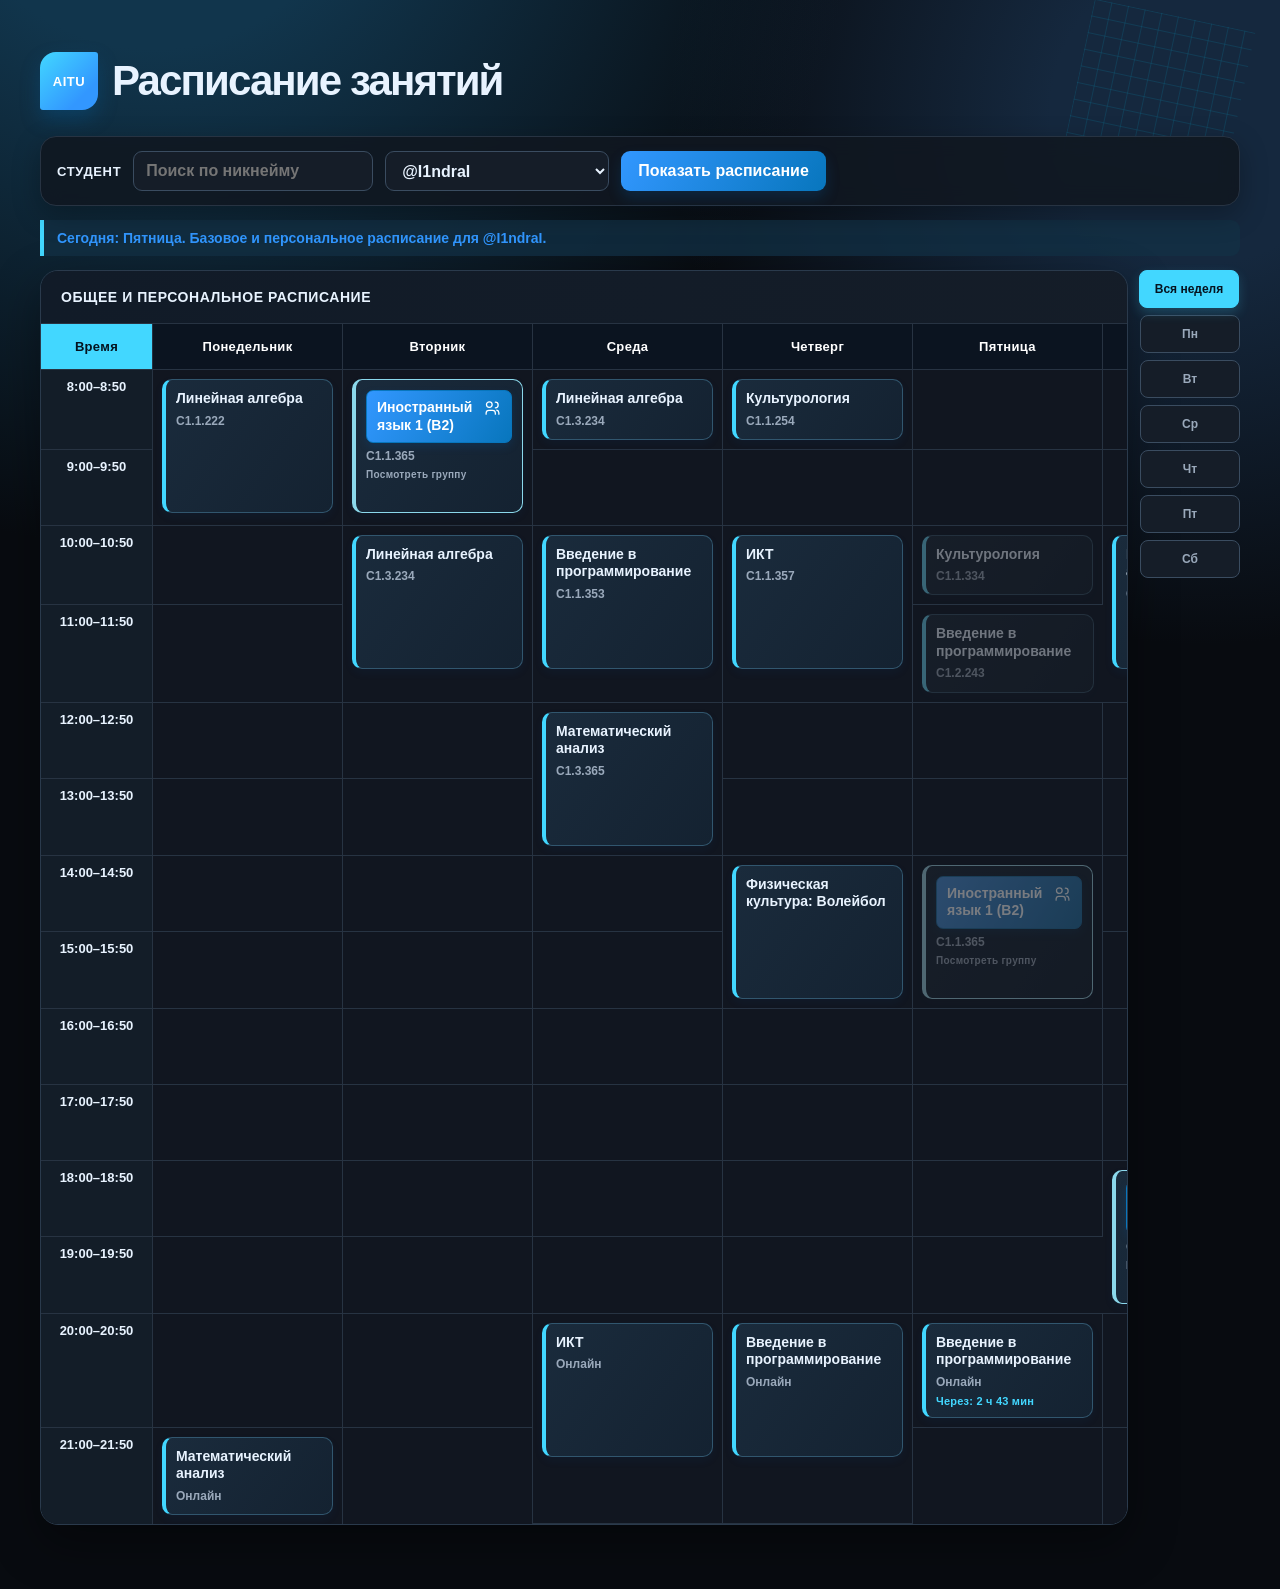
<file: index.html>
<!doctype html>
<html lang="ru">
  <head>
    <meta charset="UTF-8" />
    <meta name="viewport" content="width=device-width, initial-scale=1.0" />
    <title>Расписание</title>
    <link rel="stylesheet" href="styles.css" />
  </head>
  <body>
    <main>
      <header class="page-header">
        <h1>Расписание занятий</h1>
        <nav class="mobile-day-switcher" aria-label="Выбор дня расписания">
          <button id="previous-day" type="button" aria-label="Предыдущий день">
            <svg viewBox="0 0 24 24" aria-hidden="true"><path d="m15 18-6-6 6-6" /></svg>
          </button>
          <strong id="mobile-day-label"></strong>
          <button id="next-day" type="button" aria-label="Следующий день">
            <svg viewBox="0 0 24 24" aria-hidden="true"><path d="m9 18 6-6-6-6" /></svg>
          </button>
          <button id="automatic-day" type="button" aria-label="Вернуться к автоматическому выбору дня">
            <svg viewBox="0 0 24 24" aria-hidden="true"><path d="M20 11a8 8 0 1 0 2 5.3M20 4v7h-7" /></svg>
          </button>
        </nav>
      </header>

      <section class="user-picker" aria-label="Выбор расписания">
        <label for="username-select">Студент</label>
        <input id="user-search" type="search" placeholder="Поиск по никнейму" autocomplete="off" />
        <select id="username-select" name="username">
          <option value="@yamenai">@yamenai</option>
        </select>
        <button id="show-schedule" type="button">Показать расписание</button>
      </section>

      <p id="schedule-info" role="status"></p>
      <div class="schedule-layout">
        <div class="table-wrap">
          <table id="schedule-table">
          <caption>Общее и персональное расписание</caption>
          <thead>
            <tr>
              <th scope="col">Время</th>
              <th scope="col" data-day="Понедельник">Понедельник</th>
              <th scope="col" data-day="Вторник">Вторник</th>
              <th scope="col" data-day="Среда">Среда</th>
              <th scope="col" data-day="Четверг">Четверг</th>
              <th scope="col" data-day="Пятница">Пятница</th>
              <th scope="col" data-day="Суббота">Суббота</th>
            </tr>
            </thead>
            <tbody id="schedule-body"></tbody>
          </table>
        </div>
        <nav class="desktop-day-switcher" aria-label="Выбор дня расписания">
          <button type="button" data-all-days>Вся неделя</button>
          <button type="button" data-desktop-day="Понедельник">Пн</button>
          <button type="button" data-desktop-day="Вторник">Вт</button>
          <button type="button" data-desktop-day="Среда">Ср</button>
          <button type="button" data-desktop-day="Четверг">Чт</button>
          <button type="button" data-desktop-day="Пятница">Пт</button>
          <button type="button" data-desktop-day="Суббота">Сб</button>
        </nav>
      </div>
    </main>

    <template id="lesson-template">
      <article class="lesson">
        <strong class="lesson-title"></strong>
        <span class="lesson-details"></span>
      </article>
    </template>

    <dialog id="group-dialog" aria-labelledby="group-dialog-title">
      <header class="group-dialog-header">
        <div>
          <p class="dialog-kicker">Твоя группа</p>
          <h2 id="group-dialog-title"></h2>
        </div>
        <button id="close-group-dialog" type="button" aria-label="Закрыть окно">
          <svg viewBox="0 0 24 24" aria-hidden="true"><path d="m6 6 12 12M18 6 6 18" /></svg>
        </button>
      </header>
      <p id="group-dialog-tags" class="group-dialog-tags"></p>
      <ul id="group-members" class="group-members"></ul>
    </dialog>

    <script src="script.js"></script>
  </body>
</html>
</file>
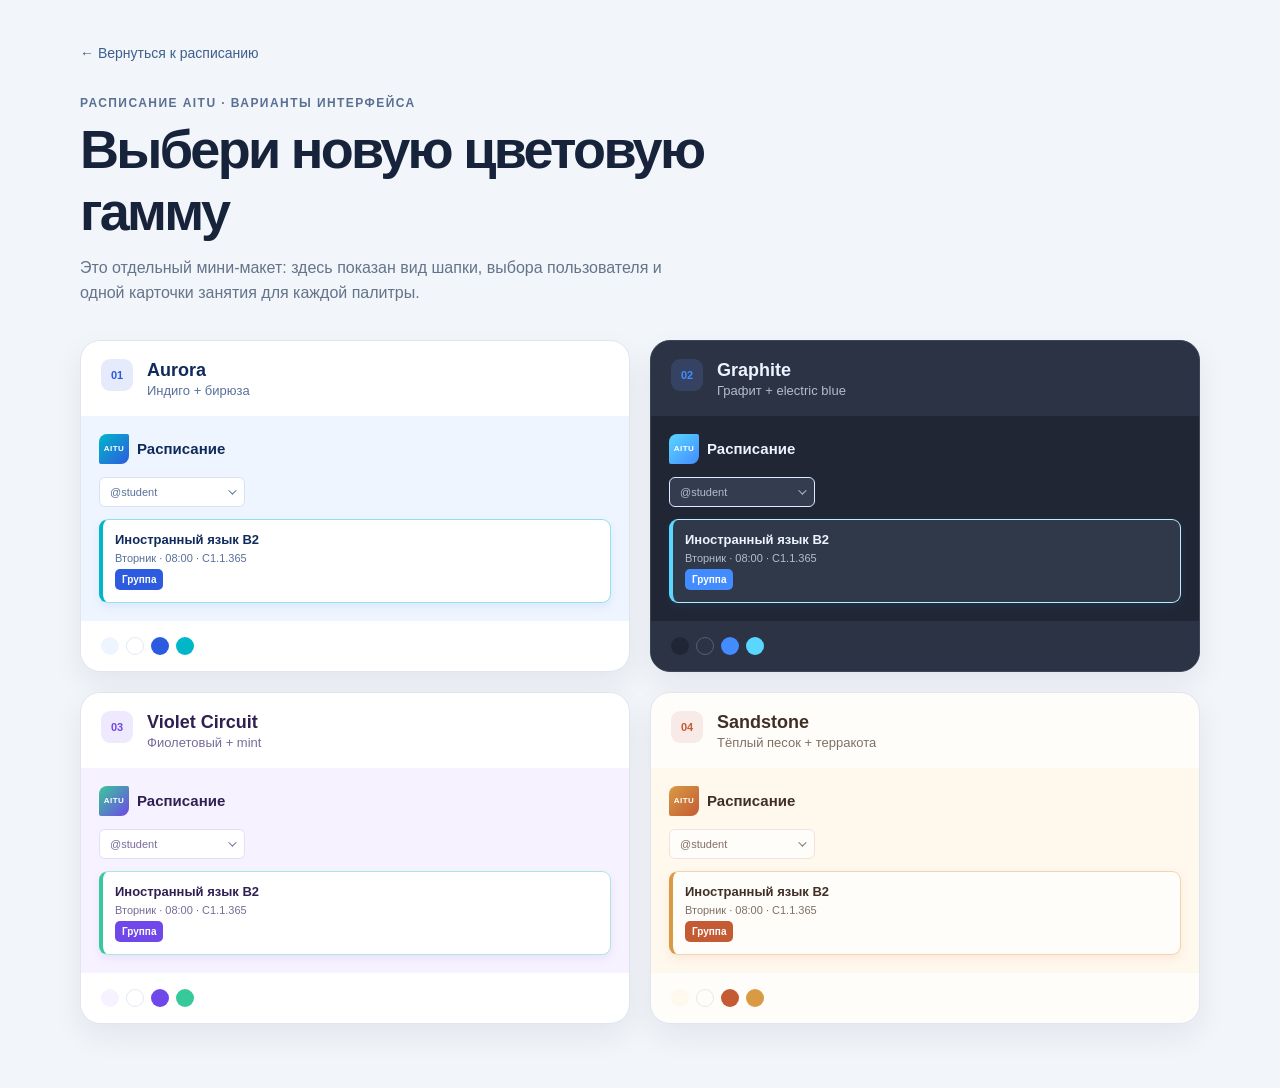
<file: theme-preview.html>
<!doctype html>
<html lang="ru">
  <head>
    <meta charset="UTF-8" />
    <meta name="viewport" content="width=device-width, initial-scale=1.0" />
    <title>Варианты цветовой темы — Расписание AITU</title>
    <link rel="stylesheet" href="theme-preview.css" />
  </head>
  <body>
    <main>
      <a class="back-link" href="index.html">← Вернуться к расписанию</a>
      <p class="eyebrow">Расписание AITU · варианты интерфейса</p>
      <h1>Выбери новую цветовую гамму</h1>
      <p class="intro">Это отдельный мини-макет: здесь показан вид шапки, выбора пользователя и одной карточки занятия для каждой палитры.</p>

      <section class="theme-grid" aria-label="Варианты цветовой темы">
        <article class="theme-card aurora">
          <header>
            <span class="theme-number">01</span>
            <h2>Aurora</h2>
            <p>Индиго + бирюза</p>
          </header>
          <div class="theme-demo">
            <div class="demo-top"><span>AITU</span><b>Расписание</b></div>
            <div class="demo-picker">@student <i></i></div>
            <div class="demo-lesson"><strong>Иностранный язык B2</strong><small>Вторник · 08:00 · C1.1.365</small><em>Группа</em></div>
          </div>
          <div class="swatches"><i></i><i></i><i></i><i></i></div>
        </article>

        <article class="theme-card graphite">
          <header>
            <span class="theme-number">02</span>
            <h2>Graphite</h2>
            <p>Графит + electric blue</p>
          </header>
          <div class="theme-demo">
            <div class="demo-top"><span>AITU</span><b>Расписание</b></div>
            <div class="demo-picker">@student <i></i></div>
            <div class="demo-lesson"><strong>Иностранный язык B2</strong><small>Вторник · 08:00 · C1.1.365</small><em>Группа</em></div>
          </div>
          <div class="swatches"><i></i><i></i><i></i><i></i></div>
        </article>

        <article class="theme-card violet">
          <header>
            <span class="theme-number">03</span>
            <h2>Violet Circuit</h2>
            <p>Фиолетовый + mint</p>
          </header>
          <div class="theme-demo">
            <div class="demo-top"><span>AITU</span><b>Расписание</b></div>
            <div class="demo-picker">@student <i></i></div>
            <div class="demo-lesson"><strong>Иностранный язык B2</strong><small>Вторник · 08:00 · C1.1.365</small><em>Группа</em></div>
          </div>
          <div class="swatches"><i></i><i></i><i></i><i></i></div>
        </article>

        <article class="theme-card sand">
          <header>
            <span class="theme-number">04</span>
            <h2>Sandstone</h2>
            <p>Тёплый песок + терракота</p>
          </header>
          <div class="theme-demo">
            <div class="demo-top"><span>AITU</span><b>Расписание</b></div>
            <div class="demo-picker">@student <i></i></div>
            <div class="demo-lesson"><strong>Иностранный язык B2</strong><small>Вторник · 08:00 · C1.1.365</small><em>Группа</em></div>
          </div>
          <div class="swatches"><i></i><i></i><i></i><i></i></div>
        </article>
      </section>
    </main>
  </body>
</html>
</file>
<file: styles.css>
:root {
  color-scheme: dark;
  /* Быстрые настройки размера таблицы */
  --time-column-width: 112px;
  --day-column-width: 190px;
  --lesson-min-height: 76px;

  /* Палитра в духе AITU: глубокий синий + технологичный cyan */
  --aitu-navy: #e8f3ff;
  --aitu-blue: #3297ff;
  --aitu-cyan: #42d7ff;
  --aitu-sky: #132638;
  --page-background: #080b10;
  --ink: #e8edf5;
  --muted-ink: #9aa9bb;
  --line: #273342;
  --card: #111720;
  --shadow: 0 18px 48px rgb(0 0 0 / 38%);
}

* { box-sizing: border-box; }

body {
  min-width: 320px;
  margin: 0;
  color: var(--ink);
  font-family: Inter, "Segoe UI", Arial, sans-serif;
  background:
    radial-gradient(circle at 12% -10%, #11354c 0 10%, transparent 34%),
    radial-gradient(circle at 94% 7%, #15283e 0 8%, transparent 28%),
    var(--page-background);
}

main {
  position: relative;
  width: min(100%, 1440px);
  margin: 0 auto;
  padding: 52px 40px 64px;
}

main::before {
  position: absolute;
  z-index: -1;
  top: 14px;
  right: 40px;
  width: 164px;
  height: 164px;
  content: "";
  opacity: 0.36;
  background-image: linear-gradient(90deg, rgb(0 185 228 / 38%) 1px, transparent 1px), linear-gradient(rgb(0 185 228 / 38%) 1px, transparent 1px);
  background-size: 17px 17px;
  transform: rotate(12deg);
}

h1 {
  display: flex;
  align-items: center;
  gap: 14px;
  margin: 0 0 26px;
  color: var(--aitu-navy);
  font-size: clamp(28px, 4vw, 42px);
  font-weight: 800;
  letter-spacing: -0.045em;
}

.page-header { margin-bottom: 26px; }
.page-header h1 { margin-bottom: 0; }

h1::before {
  display: grid;
  width: 58px;
  height: 58px;
  place-items: center;
  content: "AITU";
  color: #fff;
  font-size: 13px;
  font-weight: 800;
  letter-spacing: 0.04em;
  background: linear-gradient(135deg, var(--aitu-cyan), var(--aitu-blue) 75%);
  border-radius: 16px 3px 16px 3px;
  box-shadow: 0 9px 20px rgb(0 108 180 / 27%);
}

.user-picker {
  display: flex;
  align-items: center;
  gap: 12px;
  margin-bottom: 14px;
  padding: 14px 16px;
  background: rgb(17 23 32 / 88%);
  border: 1px solid #273342;
  border-radius: 16px;
  box-shadow: 0 9px 28px rgb(0 0 0 / 28%);
  backdrop-filter: blur(10px);
}

.user-picker label {
  color: var(--aitu-navy);
  font-size: 13px;
  font-weight: 750;
  letter-spacing: 0.05em;
  text-transform: uppercase;
}

select,
button {
  min-height: 40px;
  font: inherit;
  border-radius: 9px;
}

select {
  min-width: 180px;
  padding: 0 34px 0 12px;
  color: var(--aitu-navy);
  font-weight: 650;
  background: #151d28;
  border: 1px solid #3a4c60;
  outline: none;
}

#user-search {
  width: min(240px, 28vw);
  min-height: 40px;
  padding: 0 12px;
  color: var(--aitu-navy);
  font: inherit;
  font-weight: 600;
  background: #151d28;
  border: 1px solid #3a4c60;
  border-radius: 9px;
  outline: none;
}

#user-search:focus-visible {
  border-color: var(--aitu-cyan);
  box-shadow: 0 0 0 4px rgb(0 185 228 / 21%);
}

select:focus-visible {
  border-color: var(--aitu-cyan);
  box-shadow: 0 0 0 4px rgb(0 185 228 / 21%);
}

select option {
  color: var(--ink);
  background: #151d28;
}

button {
  padding: 0 17px;
  color: #fff;
  font-weight: 700;
  cursor: pointer;
  background: linear-gradient(120deg, var(--aitu-blue), #0876bd);
  border: 0;
  box-shadow: 0 7px 14px rgb(7 92 168 / 24%);
  transition: transform 160ms ease, box-shadow 160ms ease, background 160ms ease;
}

button:hover {
  background: linear-gradient(120deg, #064f92, var(--aitu-cyan));
  box-shadow: 0 10px 20px rgb(7 92 168 / 30%);
  transform: translateY(-1px);
}

button:focus-visible {
  outline: 3px solid rgb(0 185 228 / 40%);
  outline-offset: 3px;
}

#schedule-info {
  min-height: 1.3em;
  margin: 0 0 14px;
  padding: 10px 13px;
  color: var(--aitu-blue);
  font-size: 14px;
  font-weight: 600;
  background: rgb(19 48 68 / 78%);
  border-left: 4px solid var(--aitu-cyan);
  border-radius: 0 9px 9px 0;
}

.mobile-day-switcher { display: none; }
.schedule-layout { display: block; }
.desktop-day-switcher { display: none; }

@media (min-width: 721px) {
  .mobile-day-switcher { display: none !important; }
  .schedule-layout { display: grid; grid-template-columns: minmax(0, 1fr) 100px; gap: 12px; align-items: start; }
  .desktop-day-switcher { position: sticky; top: 20px; display: grid; gap: 7px; }
  .desktop-day-switcher button {
    width: 100px;
    min-height: 38px;
    padding: 0;
    color: var(--muted-ink);
    font-size: 12px;
    font-weight: 800;
    background: #151d28;
    border: 1px solid #3a4c60;
    border-radius: 8px;
    box-shadow: none;
  }
  .desktop-day-switcher button:hover,
  .desktop-day-switcher button.is-selected {
    color: #06131f;
    background: var(--aitu-cyan);
    border-color: var(--aitu-cyan);
    box-shadow: 0 5px 12px rgb(66 215 255 / 20%);
    transform: translateX(-1px);
  }
  .desktop-hidden { display: none; }
}

.table-wrap {
  overflow: auto;
  background: var(--card);
  border: 1px solid #2a3a4c;
  border-radius: 18px;
  box-shadow: var(--shadow);
}

table {
  width: 100%;
  min-width: calc(var(--time-column-width) + 6 * var(--day-column-width));
  border-spacing: 0;
  border-collapse: separate;
  table-layout: fixed;
}

table.is-single-day { min-width: calc(var(--time-column-width) + var(--day-column-width)); }

caption {
  padding: 18px 20px;
  color: var(--aitu-navy);
  font-size: 14px;
  font-weight: 750;
  letter-spacing: 0.04em;
  text-align: left;
  text-transform: uppercase;
  background: linear-gradient(90deg, #111b28, #151d28);
  border-bottom: 1px solid var(--line);
}

th,
td {
  padding: 9px;
  vertical-align: top;
  border-right: 1px solid var(--line);
  border-bottom: 1px solid var(--line);
}

tr > :last-child { border-right: 0; }
tbody tr:last-child > * { border-bottom: 0; }

thead th {
  position: sticky;
  z-index: 2;
  top: 0;
  padding: 15px 9px;
  color: #fff;
  font-size: 13px;
  font-weight: 750;
  letter-spacing: 0.025em;
  background: #0b1420;
}

thead th:first-child {
  color: #04131f;
  background: var(--aitu-cyan);
}

th:first-child,
.time-cell { width: var(--time-column-width); }
th:not(:first-child),
.schedule-cell { width: var(--day-column-width); }

.time-cell {
  color: var(--aitu-navy);
  font-size: 13px;
  font-weight: 750;
  white-space: nowrap;
  background: #131d28;
}

.schedule-cell {
  height: var(--lesson-min-height);
  background: rgb(17 23 32 / 94%);
  transition: background 160ms ease;
}

.schedule-cell:hover { background: #172536; }

.schedule-cell.is-multi-slot {
  --multi-slot-card-height: calc(var(--lesson-slots) * var(--lesson-min-height) - 18px);
}

.schedule-cell.is-multi-slot .lesson:only-child {
  min-height: var(--multi-slot-card-height);
  align-content: start;
}

.lesson {
  display: grid;
  gap: 5px;
  min-height: 100%;
  padding: 10px;
  background: linear-gradient(125deg, #1a2b3c, #142231);
  border: 1px solid #31566e;
  border-left: 4px solid var(--aitu-cyan);
  border-radius: 10px;
  box-shadow: 0 4px 10px rgb(7 92 168 / 7%);
}

.lesson-title {
  color: var(--aitu-navy);
  font-size: 14px;
  font-weight: 780;
  line-height: 1.25;
}

.lesson-details {
  color: var(--muted-ink);
  font-size: 12px;
  font-weight: 600;
  line-height: 1.35;
}

.lesson-countdown {
  color: var(--aitu-cyan);
  font-size: 11px;
  font-weight: 800;
  letter-spacing: 0.02em;
}

.lesson.is-current .lesson-countdown { color: #e8fbff; }

.lesson + .lesson {
  margin-top: 8px;
  border-top: 1px solid #31566e;
}

.lesson.has-language-group { border-color: #8bd8eb; }

.lesson-group-trigger {
  display: flex;
  width: 100%;
  min-height: 36px;
  padding: 8px 10px;
  align-items: flex-start;
  justify-content: space-between;
  gap: 8px;
  color: #fff;
  line-height: 1.25;
  text-align: left;
  background: linear-gradient(120deg, var(--aitu-blue), #0876bd);
  border: 1px solid #0876bd;
  border-radius: 7px;
  box-shadow: 0 4px 9px rgb(7 92 168 / 20%);
}

.lesson-group-trigger:hover {
  color: #fff;
  background: linear-gradient(120deg, #064f92, var(--aitu-cyan));
  box-shadow: 0 6px 13px rgb(7 92 168 / 27%);
  transform: translateY(-1px);
}

.lesson-group-trigger:focus-visible {
  outline: 3px solid rgb(0 185 228 / 42%);
  outline-offset: 3px;
}

.lesson-group-trigger svg {
  flex: 0 0 auto;
  width: 17px;
  height: 17px;
  margin-top: 1px;
  fill: none;
  stroke: currentColor;
  stroke-linecap: round;
  stroke-linejoin: round;
  stroke-width: 1.8;
}

.lesson-group-hint {
  padding: 0;
  color: var(--muted-ink);
  font-size: 10px;
  font-weight: 700;
  letter-spacing: 0.03em;
}

.lesson.is-past {
  opacity: 0.43;
  filter: grayscale(0.35);
}

.lesson.is-current {
  position: relative;
  color: #fff;
  background: linear-gradient(135deg, #009ed1, #075ca8);
  border-color: #00ccec;
  border-left-color: #fff;
  box-shadow: 0 8px 18px rgb(0 132 193 / 28%);
}

.lesson.is-current .lesson-title,
.lesson.is-current .lesson-details { color: #fff; }

.lesson.is-current::after {
  width: max-content;
  padding: 3px 6px;
  content: "СЕЙЧАС";
  color: #06335d;
  font-size: 9px;
  font-weight: 850;
  letter-spacing: 0.08em;
  background: #c9f7ff;
  border-radius: 4px;
}

#group-dialog {
  width: min(420px, calc(100vw - 32px));
  padding: 0;
  color: var(--ink);
  background: #111720;
  border: 0;
  border-radius: 16px;
  box-shadow: 0 24px 60px rgb(6 43 85 / 28%);
}

#group-dialog::backdrop { background: rgb(6 43 85 / 56%); }

.group-dialog-header {
  display: flex;
  align-items: flex-start;
  justify-content: space-between;
  gap: 16px;
  padding: 22px 22px 14px;
  background: linear-gradient(135deg, #142b3c, #172131);
}

.dialog-kicker {
  margin: 0 0 4px;
  color: var(--aitu-blue);
  font-size: 11px;
  font-weight: 800;
  letter-spacing: 0.08em;
  text-transform: uppercase;
}

.group-dialog-header h2 {
  margin: 0;
  color: var(--aitu-navy);
  font-size: 20px;
}

#close-group-dialog {
  display: grid;
  width: 34px;
  height: 34px;
  min-height: 34px;
  padding: 0;
  place-items: center;
  background: #182330;
  border: 1px solid #3a4c60;
  border-radius: 8px;
  box-shadow: none;
}

#close-group-dialog svg {
  width: 18px;
  height: 18px;
  fill: none;
  stroke: var(--aitu-blue);
  stroke-linecap: round;
  stroke-width: 2;
}

.group-dialog-tags {
  margin: 0;
  padding: 14px 22px;
  color: var(--muted-ink);
  font-size: 13px;
  font-weight: 600;
  border-bottom: 1px solid var(--line);
}

.group-members {
  display: grid;
  gap: 8px;
  max-height: 300px;
  margin: 0;
  padding: 16px 22px 22px;
  overflow: auto;
  list-style: none;
}

.group-members li {
  padding: 0;
  background: var(--aitu-sky);
  border-left: 3px solid var(--aitu-cyan);
  border-radius: 7px;
}

.group-members a {
  display: block;
  padding: 10px 12px;
  color: var(--aitu-navy);
  font-weight: 700;
  text-decoration: none;
}

.group-members a:hover {
  color: var(--aitu-cyan);
  text-decoration: underline;
}

.group-members a:focus-visible {
  outline: 3px solid rgb(66 215 255 / 42%);
  outline-offset: -3px;
}

@media (max-width: 720px) {
  :root {
    --time-column-width: 88px;
    --day-column-width: calc(100vw - 116px);
    --lesson-min-height: 70px;
  }

  main { padding: 28px 14px 38px; }
  main::before { top: 5px; right: 10px; width: 110px; height: 110px; }
  .page-header { margin: 0 -14px 16px; }
  h1 { gap: 10px; padding: 0 14px; }
  h1::before { width: 46px; height: 46px; font-size: 11px; border-radius: 12px 2px 12px 2px; }
  .user-picker { align-items: stretch; flex-direction: column; }
  select, button, #user-search { width: 100%; }
  .table-wrap { border-radius: 12px; }
  table { min-width: 100%; }
  .mobile-hidden { display: none; }
  .mobile-day-switcher {
    position: sticky;
    z-index: 8;
    top: 0;
    display: grid;
    grid-template-columns: 34px 1fr 34px 34px;
    gap: 5px;
    align-items: center;
    min-height: 46px;
    padding: 6px 14px;
  background: rgb(8 11 16 / 94%);
  border-top: 1px solid #273342;
  border-bottom: 1px solid #273342;
  box-shadow: 0 5px 14px rgb(0 0 0 / 38%);
    backdrop-filter: blur(10px);
  }
  .mobile-day-switcher strong {
    padding: 0 4px;
    color: var(--aitu-navy);
    font-size: 14px;
    text-align: center;
  }
  .mobile-day-switcher button {
    display: grid;
    width: 34px;
    height: 34px;
    min-height: 34px;
    padding: 0;
    place-items: center;
    background: #151d28;
    border: 1px solid #3a4c60;
    border-radius: 8px;
    box-shadow: none;
  }
  .mobile-day-switcher button:hover {
    background: var(--aitu-sky);
    box-shadow: none;
    transform: none;
  }
  .mobile-day-switcher svg {
    width: 18px;
    height: 18px;
    fill: none;
    stroke: var(--aitu-blue);
    stroke-linecap: round;
    stroke-linejoin: round;
    stroke-width: 2;
  }
  thead th { top: 46px; }
  caption { padding: 14px; font-size: 12px; }
  thead th { padding: 13px 7px; font-size: 12px; }
  th, td { padding: 6px; }
  .lesson { padding: 9px; }
}

@media (prefers-reduced-motion: reduce) {
  *, *::before, *::after { scroll-behavior: auto !important; transition-duration: 0.01ms !important; }
}
</file>
<file: theme-preview.css>
:root {
  color: #17233a;
  font-family: Inter, "Segoe UI", Arial, sans-serif;
  background: #f2f5f9;
}

* { box-sizing: border-box; }
body { margin: 0; }

main {
  width: min(1120px, calc(100% - 32px));
  margin: 0 auto;
  padding: 44px 0 64px;
}

.back-link { color: #3e5f8e; font-size: 14px; text-decoration: none; }
.eyebrow { margin: 34px 0 8px; color: #587093; font-size: 12px; font-weight: 800; letter-spacing: .12em; text-transform: uppercase; }
h1 { max-width: 680px; margin: 0; font-size: clamp(32px, 5vw, 54px); letter-spacing: -.05em; }
.intro { max-width: 630px; margin: 14px 0 34px; color: #64748b; font-size: 16px; line-height: 1.55; }

.theme-grid { display: grid; grid-template-columns: repeat(2, minmax(0, 1fr)); gap: 20px; }
.theme-card {
  --bg: #f7f9ff;
  --surface: #fff;
  --ink: #17233a;
  --muted: #68758e;
  --primary: #325be7;
  --accent: #21c4ce;
  overflow: hidden;
  background: var(--surface);
  border: 1px solid #e0e6ef;
  border-radius: 20px;
  box-shadow: 0 12px 30px rgb(24 42 79 / 7%);
}

.theme-card > header { display: grid; grid-template-columns: 36px 1fr; gap: 0 10px; padding: 18px 20px; }
.theme-number { grid-row: span 2; display: grid; width: 32px; height: 32px; place-items: center; color: var(--primary); font-size: 11px; font-weight: 800; background: color-mix(in srgb, var(--primary) 12%, white); border-radius: 9px; }
.theme-card h2 { margin: 1px 0 2px; color: var(--ink); font-size: 18px; }
.theme-card header p { margin: 0; color: var(--muted); font-size: 13px; }

.theme-demo { min-height: 190px; padding: 18px; color: var(--ink); background: var(--bg); }
.demo-top { display: flex; align-items: center; gap: 8px; margin-bottom: 13px; font-size: 13px; }
.demo-top span { display: grid; width: 30px; height: 30px; place-items: center; color: #fff; font-size: 8px; font-weight: 900; letter-spacing: .05em; background: linear-gradient(135deg, var(--accent), var(--primary)); border-radius: 8px 2px 8px 2px; }
.demo-top b { font-size: 15px; }
.demo-picker { display: flex; align-items: center; justify-content: space-between; width: 146px; margin-bottom: 12px; padding: 8px 10px; color: var(--muted); font-size: 11px; background: var(--surface); border: 1px solid color-mix(in srgb, var(--primary) 18%, white); border-radius: 6px; }
.demo-picker i { width: 6px; height: 6px; border-right: 1px solid var(--muted); border-bottom: 1px solid var(--muted); transform: rotate(45deg) translateY(-2px); }
.demo-lesson { display: grid; gap: 5px; padding: 12px; background: var(--surface); border: 1px solid color-mix(in srgb, var(--accent) 42%, white); border-left: 4px solid var(--accent); border-radius: 9px; box-shadow: 0 4px 10px color-mix(in srgb, var(--primary) 9%, transparent); }
.demo-lesson strong { font-size: 13px; }.demo-lesson small { color: var(--muted); font-size: 11px; }.demo-lesson em { width: max-content; padding: 5px 7px; color: #fff; font-size: 10px; font-style: normal; font-weight: 800; background: var(--primary); border-radius: 5px; }
.swatches { display: flex; gap: 7px; padding: 16px 20px; }.swatches i { width: 18px; height: 18px; background: var(--bg); border-radius: 50%; }.swatches i:nth-child(2) { background: var(--surface); border: 1px solid #e2e8f0; }.swatches i:nth-child(3) { background: var(--primary); }.swatches i:nth-child(4) { background: var(--accent); }

.aurora { --bg: #eff5ff; --surface: #fff; --ink: #102a5c; --muted: #58709a; --primary: #2d5bdf; --accent: #00b7c9; }
.graphite { --bg: #202634; --surface: #2b3344; --ink: #edf4ff; --muted: #b2bdce; --primary: #438cff; --accent: #59d7ff; border-color: #3c465b; }.graphite .theme-demo { background: var(--bg); }.graphite .theme-card, .graphite { color: var(--ink); }.graphite .theme-number { background: #354261; }.graphite .demo-picker { background: #343d50; }.graphite .demo-lesson { background: #30394a; }.graphite .swatches { background: #2b3344; }.graphite .swatches i:nth-child(2) { background: #2b3344; border-color: #526075; }
.violet { --bg: #f7f2ff; --surface: #fff; --ink: #302052; --muted: #786b99; --primary: #7047e8; --accent: #38c99a; }
.sand { --bg: #fff8ed; --surface: #fffdf9; --ink: #412f27; --muted: #806f66; --primary: #c45b35; --accent: #d89b44; }

@media (max-width: 700px) { main { padding-top: 28px; }.theme-grid { grid-template-columns: 1fr; } }
</file>
